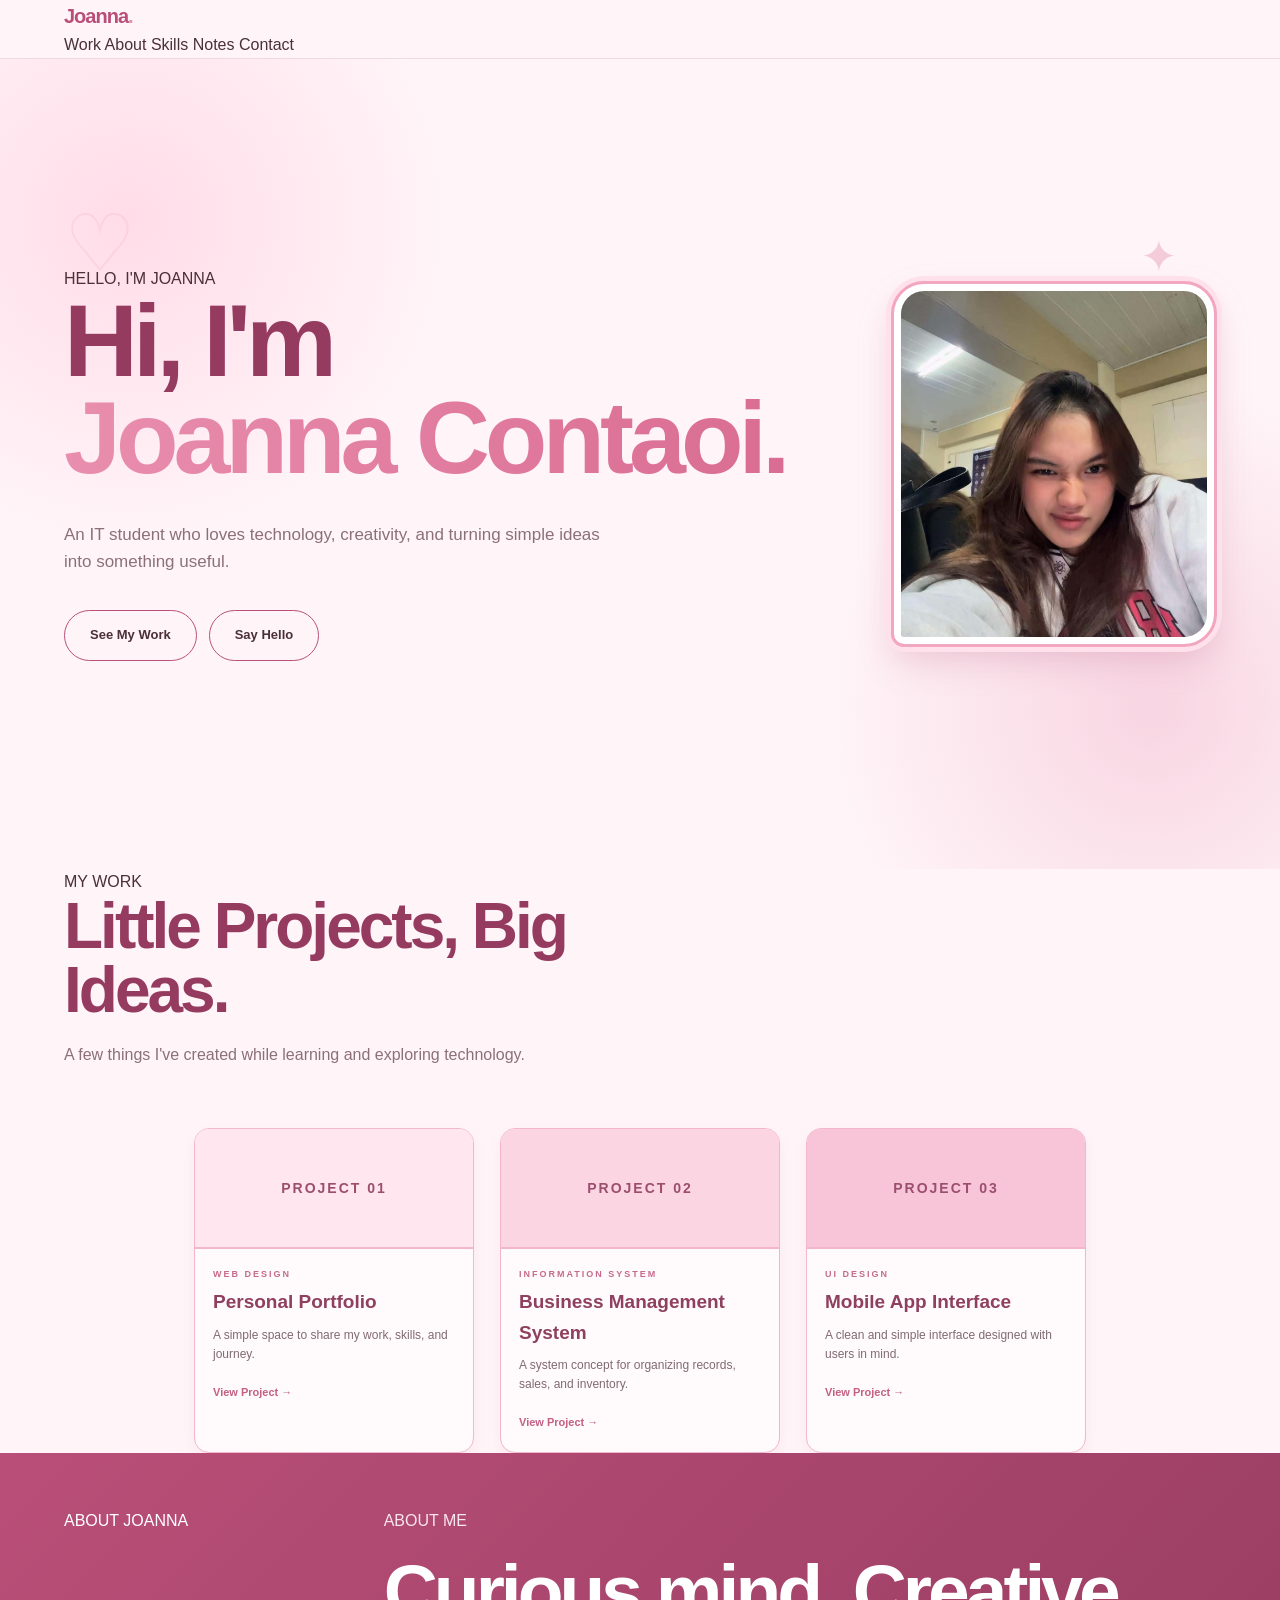
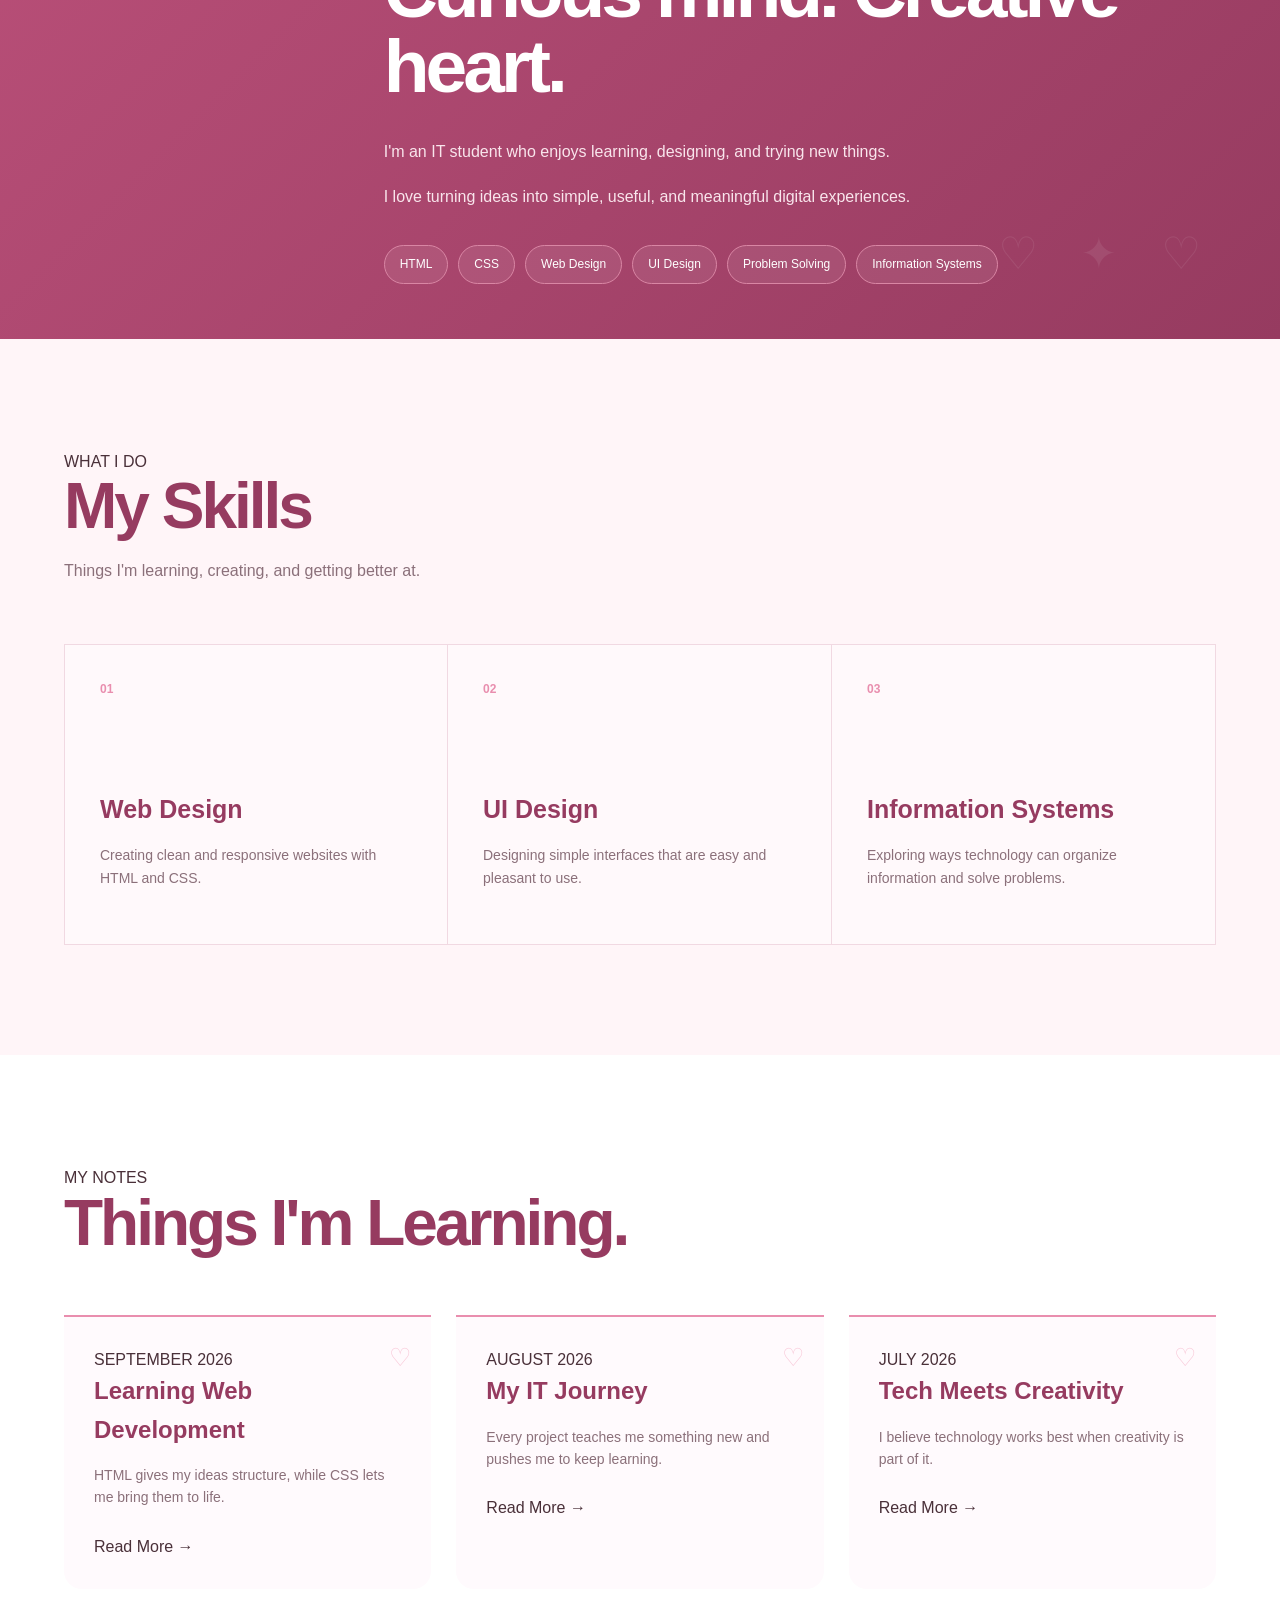
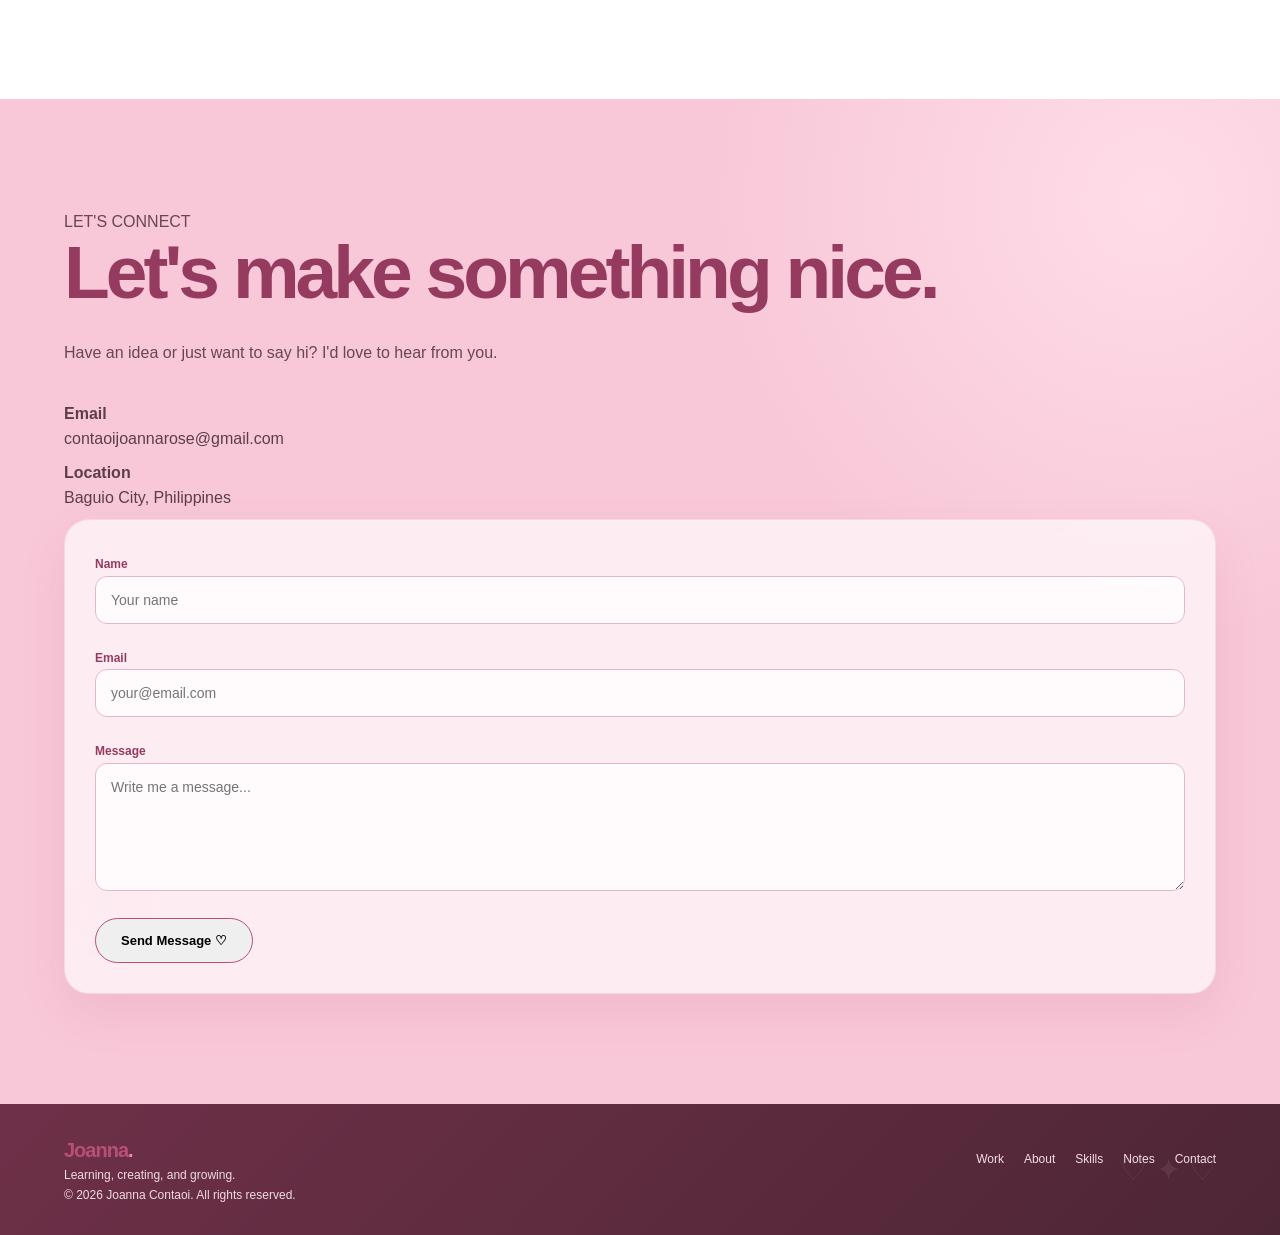
<file: index.html>
<!DOCTYPE html>
<html lang="en">

<head>
    <meta charset="UTF-8">
    <meta name="viewport" content="width=device-width, initial-scale=1.0">

    <title>Joanna Contaoi | Portfolio</title>

    <link rel="stylesheet" href="style.css">
</head>

<body>

    <!-- Header -->
    <header class="header">
        <div class="container nav">

            <a href="#" class="logo">
                Joanna<span>.</span>
            </a>

            <nav>
                <a href="#work">Work</a>
                <a href="#about">About</a>
                <a href="#services">Skills</a>
                <a href="#notes">Notes</a>
                <a href="#contact">Contact</a>
            </nav>

        </div>
    </header>


    <!-- Hero -->
    <section class="hero">

        <div class="container hero-content">

            <div class="hero-text">

                <p class="subtitle">
                    HELLO, I'M JOANNA
                </p>

                <h1>
                    Hi, I'm
                    <span>Joanna Contaoi.</span>
                </h1>

                <p class="hero-description">
                    An IT student who loves technology,
                    creativity, and turning simple ideas
                    into something useful.
                </p>

                <div class="hero-buttons">

                    <a href="#work" class="btn primary">
                        See My Work
                    </a>

                    <a href="#contact" class="btn secondary">
                        Say Hello
                    </a>

                </div>

            </div>


            <!-- Profile Photo -->
            <div class="hero-image">

                <div class="profile-placeholder">

                    <img
                        src="joanna.jpg"
                        alt="Photo of Joanna Contaoi"
                        class="profile-photo"
                    >

                </div>

            </div>

        </div>

    </section>


    <!-- Work -->
    <div class="container">

    <div class="section-heading">

        <p class="subtitle">
            MY WORK
        </p>

        <h2>
            Little Projects, Big Ideas.
        </h2>

        <p>
            A few things I've created while learning
            and exploring technology.
        </p>

    </div>


    <div class="work-grid">

        <!-- Project 01 -->
        <article class="work-card">

            <div class="work-image">
                PROJECT 01
            </div>

            <div class="work-content">

                <p class="category">
                    WEB DESIGN
                </p>

                <h3>
                    Personal Portfolio
                </h3>

                <p>
                    A simple space to share my work,
                    skills, and journey.
                </p>

                <a href="#">
                    View Project →
                </a>

            </div>

        </article>


        <!-- Project 02 -->
        <article class="work-card">

            <div class="work-image">
                PROJECT 02
            </div>

            <div class="work-content">

                <p class="category">
                    INFORMATION SYSTEM
                </p>

                <h3>
                    Business Management System
                </h3>

                <p>
                    A system concept for organizing
                    records, sales, and inventory.
                </p>

                <a href="#">
                    View Project →
                </a>

            </div>

        </article>


        <!-- Project 03 -->
        <article class="work-card">

            <div class="work-image">
                PROJECT 03
            </div>

            <div class="work-content">

                <p class="category">
                    UI DESIGN
                </p>

                <h3>
                    Mobile App Interface
                </h3>

                <p>
                    A clean and simple interface
                    designed with users in mind.
                </p>

                <a href="#">
                    View Project →
                </a>

            </div>

        </article>

    </div>

</div>

    <!-- About -->
    <section id="about" class="section about">

        <div class="container about-grid">

            <div class="about-image">

                <div class="about-placeholder">
                    ABOUT JOANNA
                </div>

            </div>


            <div class="about-content">

                <p class="subtitle">
                    ABOUT ME
                </p>

                <h2>
                    Curious mind. Creative heart.
                </h2>

                <p>
                    I'm an IT student who enjoys learning,
                    designing, and trying new things.
                </p>

                <p>
                    I love turning ideas into simple,
                    useful, and meaningful digital experiences.
                </p>

                <div class="skills">

                    <span>HTML</span>
                    <span>CSS</span>
                    <span>Web Design</span>
                    <span>UI Design</span>
                    <span>Problem Solving</span>
                    <span>Information Systems</span>

                </div>

            </div>

        </div>

    </section>


    <!-- Skills -->
    <section id="services" class="section services">

        <div class="container">

            <div class="section-heading">

                <p class="subtitle">
                    WHAT I DO
                </p>

                <h2>
                    My Skills
                </h2>

                <p>
                    Things I'm learning, creating,
                    and getting better at.
                </p>

            </div>


            <div class="services-grid">

                <div class="service-card">

                    <div class="service-number">
                        01
                    </div>

                    <h3>
                        Web Design
                    </h3>

                    <p>
                        Creating clean and responsive
                        websites with HTML and CSS.
                    </p>

                </div>


                <div class="service-card">

                    <div class="service-number">
                        02
                    </div>

                    <h3>
                        UI Design
                    </h3>

                    <p>
                        Designing simple interfaces
                        that are easy and pleasant to use.
                    </p>

                </div>


                <div class="service-card">

                    <div class="service-number">
                        03
                    </div>

                    <h3>
                        Information Systems
                    </h3>

                    <p>
                        Exploring ways technology can
                        organize information and solve problems.
                    </p>

                </div>

            </div>

        </div>

    </section>


    <!-- Notes -->
    <section id="notes" class="section notes">

        <div class="container">

            <div class="section-heading">

                <p class="subtitle">
                    MY NOTES
                </p>

                <h2>
                    Things I'm Learning.
                </h2>

            </div>


            <div class="notes-grid">

                <article class="note-card">

                    <p class="note-date">
                        SEPTEMBER 2026
                    </p>

                    <h3>
                        Learning Web Development
                    </h3>

                    <p>
                        HTML gives my ideas structure,
                        while CSS lets me bring them to life.
                    </p>

                    <a href="#">
                        Read More →
                    </a>

                </article>


                <article class="note-card">

                    <p class="note-date">
                        AUGUST 2026
                    </p>

                    <h3>
                        My IT Journey
                    </h3>

                    <p>
                        Every project teaches me something
                        new and pushes me to keep learning.
                    </p>

                    <a href="#">
                        Read More →
                    </a>

                </article>


                <article class="note-card">

                    <p class="note-date">
                        JULY 2026
                    </p>

                    <h3>
                        Tech Meets Creativity
                    </h3>

                    <p>
                        I believe technology works best
                        when creativity is part of it.
                    </p>

                    <a href="#">
                        Read More →
                    </a>

                </article>

            </div>

        </div>

    </section>


    <!-- Contact -->
    <section id="contact" class="section contact">

        <div class="container contact-container">

            <div class="contact-info">

                <p class="subtitle">
                    LET'S CONNECT
                </p>

                <h2>
                    Let's make something nice.
                </h2>

                <p>
                    Have an idea or just want to say hi?
                    I'd love to hear from you.
                </p>

                <div class="contact-details">

                    <p>
                        <strong>Email</strong><br>
                        contaoijoannarose@gmail.com
                    </p>

                    <p>
                        <strong>Location</strong><br>
                        Baguio City, Philippines
                    </p>

                </div>

            </div>


            <form class="contact-form">

                <div class="form-group">

                    <label for="name">
                        Name
                    </label>

                    <input
                        type="text"
                        id="name"
                        name="name"
                        placeholder="Your name"
                    >

                </div>


                <div class="form-group">

                    <label for="email">
                        Email
                    </label>

                    <input
                        type="email"
                        id="email"
                        name="email"
                        placeholder="your@email.com"
                    >

                </div>


                <div class="form-group">

                    <label for="message">
                        Message
                    </label>

                    <textarea
                        id="message"
                        name="message"
                        rows="6"
                        placeholder="Write me a message..."
                    ></textarea>

                </div>


                <button type="submit" class="btn primary">
                    Send Message ♡
                </button>

            </form>

        </div>

    </section>


    <!-- Footer -->
    <footer class="footer">

        <div class="container footer-content">

            <div>

                <a href="#" class="logo">
                    Joanna<span>.</span>
                </a>

                <p>
                    Learning, creating, and growing.
                </p>

            </div>


            <div class="footer-links">

                <a href="#work">Work</a>
                <a href="#about">About</a>
                <a href="#services">Skills</a>
                <a href="#notes">Notes</a>
                <a href="#contact">Contact</a>

            </div>

        </div>


        <div class="container copyright">

            <p>
                © 2026 Joanna Contaoi. All rights reserved.
            </p>

        </div>

    </footer>

</body>
</html>
</file>
<file: style.css>
/* =========================
   RESET
========================= */

* {
    margin: 0;
    padding: 0;
    box-sizing: border-box;
}

html {
    scroll-behavior: smooth;
}

body {
    font-family: Arial, Helvetica, sans-serif;
    background: #fff5f8;
    color: #4a3039;
    line-height: 1.6;
    overflow-x: hidden;
}

a {
    color: inherit;
    text-decoration: none;
}

img {
    max-width: 100%;
    display: block;
}


/* =========================
   VARIABLES
========================= */

:root {
    --black: #4a3039;
    --white: #ffffff;
    --gray: #8b707a;
    --light-gray: #f1d9e2;

    --background: #fff5f8;

    /* MAIN PINK */
    --accent: #f8c8d8;

    /* EXTRA PINK COLORS */
    --pink: #e98eae;
    --dark-pink: #b94f78;
    --deep-pink: #963b60;

    --soft-pink: #ffe5ee;
    --baby-pink: #fff0f5;
    --rose: #d96b91;

    --shadow: rgba(185, 79, 120, 0.15);

    --max-width: 1180px;
}


/* =========================
   GENERAL
========================= */

.container {
    width: min(90%, var(--max-width));
    margin: 0 auto;
}

.section {
    padding: 110px 0;
}

.small-title {
    font-size: 12px;
    font-weight: 700;
    letter-spacing: 3px;
    margin-bottom: 15px;
    color: var(--pink);
    text-transform: uppercase;
}


/* =========================
   ANIMATIONS
========================= */

@keyframes fadeUp {
    from {
        opacity: 0;
        transform: translateY(30px);
    }

    to {
        opacity: 1;
        transform: translateY(0);
    }
}

@keyframes float {
    0%,
    100% {
        transform: translateY(0);
    }

    50% {
        transform: translateY(-10px);
    }
}

@keyframes pulse {
    0%,
    100% {
        transform: scale(1);
    }

    50% {
        transform: scale(1.05);
    }
}

@keyframes sparkle {
    0%,
    100% {
        opacity: 0.3;
        transform: scale(0.8) rotate(0deg);
    }

    50% {
        opacity: 1;
        transform: scale(1.2) rotate(15deg);
    }
}

@keyframes gradientMove {
    0% {
        background-position: 0% 50%;
    }

    50% {
        background-position: 100% 50%;
    }

    100% {
        background-position: 0% 50%;
    }
}


/* =========================
   HEADER
========================= */

.header {
    position: sticky;
    top: 0;
    z-index: 100;
    background: rgba(255, 245, 248, 0.92);
    backdrop-filter: blur(12px);
    border-bottom: 1px solid var(--light-gray);
}

.nav-container {
    min-height: 75px;
    display: flex;
    align-items: center;
    justify-content: space-between;
}

.logo {
    font-size: 20px;
    font-weight: 900;
    letter-spacing: -1px;
    color: var(--dark-pink);
    transition: 0.3s ease;
}

.logo span {
    color: var(--pink);
}

.logo:hover {
    transform: scale(1.05);
}

.navigation {
    display: flex;
    gap: 30px;
}

.navigation a {
    position: relative;
    font-size: 13px;
    font-weight: 600;
    color: #684653;
    transition: 0.3s ease;
}

.navigation a::after {
    content: "";
    position: absolute;
    left: 50%;
    bottom: -7px;
    width: 0;
    height: 2px;
    background: var(--pink);
    border-radius: 10px;
    transform: translateX(-50%);
    transition: width 0.3s ease;
}

.navigation a:hover {
    color: var(--pink);
}

.navigation a:hover::after {
    width: 100%;
}


/* =========================
   HERO
========================= */

.hero {
    min-height: 90vh;
    display: flex;
    align-items: center;
    position: relative;
    overflow: hidden;

    background:
        radial-gradient(circle at 10% 20%, #ffdce8 0%, transparent 25%),
        radial-gradient(circle at 90% 80%, #f8d5e2 0%, transparent 25%),
        var(--background);
}

/* Decorative background circles */

.hero::before {
    content: "♡";
    position: absolute;
    top: 15%;
    left: 5%;
    font-size: 80px;
    color: rgba(233, 142, 174, 0.15);
    animation: float 4s ease-in-out infinite;
}

.hero::after {
    content: "✦";
    position: absolute;
    right: 8%;
    top: 20%;
    font-size: 45px;
    color: rgba(217, 107, 145, 0.3);
    animation: sparkle 3s ease-in-out infinite;
}

.hero-content {
    display: grid;
    grid-template-columns: 1.4fr 0.6fr;
    gap: 80px;
    align-items: center;
}

.hero-text {
    animation: fadeUp 0.8s ease forwards;
}

.hero-text h1 {
    max-width: 800px;
    font-size: clamp(55px, 8vw, 110px);
    line-height: 0.95;
    letter-spacing: -5px;
    margin-bottom: 35px;
    color: var(--deep-pink);
}

.hero-text h1 span {
    display: block;

    background: linear-gradient(
        90deg,
        var(--pink),
        var(--rose),
        var(--dark-pink),
        var(--pink)
    );

    background-size: 300% 300%;
    -webkit-background-clip: text;
    background-clip: text;
    color: transparent;

    animation: gradientMove 5s ease infinite;
}

.hero-description {
    max-width: 540px;
    color: var(--gray);
    font-size: 17px;
    margin-bottom: 35px;
}

.hero-buttons {
    display: flex;
    gap: 12px;
    flex-wrap: wrap;
}

.btn {
    display: inline-block;
    padding: 14px 25px;
    border: 1px solid var(--dark-pink);
    border-radius: 30px;
    font-size: 13px;
    font-weight: 700;
    transition: 0.3s ease;
}

.btn:hover {
    transform: translateY(-4px);
    box-shadow: 0 10px 25px var(--shadow);
}

.primary-btn {
    background: var(--dark-pink);
    color: var(--white);
}

.primary-btn:hover {
    background: var(--pink);
    border-color: var(--pink);
}

.secondary-btn {
    color: var(--dark-pink);
    background: rgba(255, 255, 255, 0.5);
}

.secondary-btn:hover {
    background: var(--soft-pink);
    color: var(--dark-pink);
}


/* =========================
   HERO CARD
========================= */

.hero-card {
    min-height: 430px;
    position: relative;

    background:
        linear-gradient(
            145deg,
            #c85b82,
            #b94f78,
            #963b60
        );

    background-size: 200% 200%;
    animation: gradientMove 7s ease infinite;

    color: var(--white);
    display: flex;
    flex-direction: column;
    justify-content: space-between;
    align-items: center;

    padding: 35px;

    border-radius: 35px 35px 35px 10px;

    box-shadow:
        0 20px 50px rgba(150, 59, 96, 0.25);

    animation:
        fadeUp 1s ease forwards,
        float 5s ease-in-out 1s infinite;
}

.hero-card::before {
    content: "♡";
    position: absolute;
    top: 15px;
    right: 25px;
    font-size: 35px;
    color: rgba(255, 255, 255, 0.25);
}

.hero-card::after {
    content: "✦";
    position: absolute;
    bottom: 20px;
    left: 25px;
    font-size: 25px;
    color: rgba(255, 255, 255, 0.25);
}


/* =========================
   PROFILE PHOTO
========================= */

.profile-photo {
    width: 100%;
    max-width: 320px;
    height: 360px;
    object-fit: cover;

    /* Pink decorative border */
    border: 7px solid #ffffff;
    outline: 3px solid #f3a6bf;

    border-radius: 30px 30px 30px 10px;

    /* Cute pink shadow */
    box-shadow:
        0 0 0 8px #ffe1eb,
        0 15px 35px rgba(185, 79, 120, 0.25);

    transition: 0.4s ease;
}

.profile-photo:hover {
    transform: scale(1.03) rotate(1deg);

    box-shadow:
        0 0 0 10px #ffd3e1,
        0 20px 45px rgba(185, 79, 120, 0.3);
}

.hero-card p {
    align-self: flex-start;
    font-size: 12px;
    letter-spacing: 3px;
    font-weight: 700;
    color: #ffe5ee;
}


/* =========================
   SECTION HEADING
========================= */

.section-heading {
    max-width: 650px;
    margin-bottom: 60px;
}

.section-heading h2 {
    font-size: clamp(40px, 5vw, 65px);
    line-height: 1;
    letter-spacing: -3px;
    margin-bottom: 20px;
    color: var(--deep-pink);
}

.section-heading > p:last-child {
    color: var(--gray);
}


/* =========================
   MY WORK - PROJECT CARDS
========================= */

.work-card {
    background: #fffafb;
    border: 1px solid #f3b6ca;
    border-radius: 20px;
    overflow: hidden;

    box-shadow: 0 8px 20px rgba(190, 91, 126, 0.08);

    transition: all 0.35s ease;
}

.work-card:hover {
    transform: translateY(-8px);
    border-color: #d9789d;

    box-shadow:
        0 15px 35px rgba(190, 91, 126, 0.18);
}


/* Project image */

.work-image {
    height: 220px;
    display: flex;
    align-items: center;
    justify-content: center;

    background: #ffe4ed;
    color: #9c4f6d;

    font-size: 13px;
    font-weight: 700;
    letter-spacing: 2px;

    border-bottom: 2px solid #f3b6ca;
}


/* Different pink shades */

.work-card:nth-child(1) .work-image {
    background: #ffe6ef;
}

.work-card:nth-child(2) .work-image {
    background: #fbd5e2;
}

.work-card:nth-child(3) .work-image {
    background: #f7c5d7;
}


/* Project content */

.work-content {
    padding: 28px;
}

.work-content .category {
    color: #c66b8d;
    font-size: 11px;
    font-weight: 700;
    letter-spacing: 2px;
    margin-bottom: 10px;
}

.work-content h3 {
    color: #8f405f;
    font-size: 24px;
    margin-bottom: 12px;
}

.work-content p {
    color: #806b72;
    font-size: 14px;
    margin-bottom: 20px;
}

.work-content a {
    color: #c45f84;
    font-weight: 700;
    font-size: 13px;
}

.work-content a:hover {
    color: #8f405f;
}

/* =========================
   ABOUT
========================= */

.about {
    position: relative;
    overflow: hidden;

    background:
        linear-gradient(
            135deg,
            #b94f78,
            #963b60
        );

    color: var(--white);
}

.about::after {
    content: "♡  ✦  ♡";
    position: absolute;
    right: 5%;
    bottom: 10%;
    font-size: 45px;
    letter-spacing: 15px;
    color: rgba(255, 255, 255, 0.08);
    animation: float 5s ease-in-out infinite;
}

.about-grid {
    display: grid;
    grid-template-columns: 0.3fr 1fr;
    gap: 70px;
}

.about-number span {
    font-size: 13px;
    letter-spacing: 3px;
    color: #f8c8d8;
}

.about-content {
    max-width: 800px;
}

.about-content h2 {
    font-size: clamp(40px, 6vw, 75px);
    line-height: 1;
    letter-spacing: -4px;
    margin-bottom: 35px;
}

.about-content h2 span {
    color: #f8c8d8;
}

.about-content > p {
    color: #f9e5ec;
    max-width: 650px;
    margin-bottom: 20px;
}

.skills {
    display: flex;
    flex-wrap: wrap;
    gap: 10px;
    margin-top: 35px;
}

.skills span {
    border: 1px solid #d986a4;
    background: rgba(255, 255, 255, 0.08);
    padding: 9px 15px;
    font-size: 12px;
    border-radius: 20px;
    transition: 0.3s ease;
}

.skills span:hover {
    background: #f8c8d8;
    color: var(--deep-pink);
    transform: translateY(-3px);
}


/* =========================
   SERVICES
========================= */

.services {
    background: var(--background);
}

.services-grid {
    display: grid;
    grid-template-columns: repeat(3, 1fr);
    border-top: 1px solid var(--light-gray);
}

.service-card {
    min-height: 300px;
    padding: 35px;
    border-right: 1px solid var(--light-gray);
    border-bottom: 1px solid var(--light-gray);
    background: #fff9fb;
    transition: 0.4s ease;
}

.service-card:first-child {
    border-left: 1px solid var(--light-gray);
}

.service-card:hover {
    background: #ffe5ee;
    transform: translateY(-5px);
}

.service-number {
    font-size: 12px;
    font-weight: 700;
    display: block;
    margin-bottom: 90px;
    color: var(--pink);
}

.service-card h3 {
    font-size: 25px;
    margin-bottom: 15px;
    color: var(--deep-pink);
}

.service-card p {
    color: var(--gray);
    font-size: 14px;
}


/* =========================
   NOTES
========================= */

.notes {
    background: #ffffff;
}

.notes-grid {
    display: grid;
    grid-template-columns: repeat(3, 1fr);
    gap: 25px;
}

.note-card {
    position: relative;
    padding: 30px;
    border-top: 2px solid var(--pink);
    background: #fffafd;
    border-radius: 0 0 18px 18px;
    transition: 0.3s ease;
}

.note-card::after {
    content: "♡";
    position: absolute;
    right: 20px;
    top: 20px;
    color: var(--accent);
    font-size: 25px;
}

.note-card:hover {
    transform: translateY(-7px);
    box-shadow: 0 15px 35px rgba(185, 79, 120, 0.1);
}

.note-card h3 {
    font-size: 24px;
    margin-bottom: 15px;
    color: var(--deep-pink);
}

.note-card > p:not(.note-date) {
    color: var(--gray);
    font-size: 14px;
    margin-bottom: 25px;
}


/* =========================
   CONTACT
========================= */

.contact {
    position: relative;
    overflow: hidden;

    background:
        radial-gradient(
            circle at 90% 10%,
            #ffdce8,
            transparent 30%
        ),
        var(--accent);
}

.contact::before {
    content: "♡";
    position: absolute;
    left: 5%;
    bottom: 10%;
    font-size: 100px;
    color: rgba(185, 79, 120, 0.08);
    animation: float 4s ease-in-out infinite;
}

.contact-grid {
    display: grid;
    grid-template-columns: 1fr 1fr;
    gap: 100px;
}

.contact-info h2 {
    font-size: clamp(45px, 6vw, 75px);
    line-height: 1;
    letter-spacing: -4px;
    margin-bottom: 30px;
    color: var(--deep-pink);
}

.contact-info h2 span {
    display: block;
    color: var(--pink);
}

.contact-info > p {
    max-width: 500px;
    color: #684653;
}

.contact-details {
    margin-top: 35px;
}

.contact-details p {
    margin-bottom: 8px;
    color: #5c3e49;
}

.contact-form {
    display: flex;
    flex-direction: column;

    background: rgba(255, 255, 255, 0.65);

    padding: 30px;

    border-radius: 25px;

    border: 1px solid rgba(185, 79, 120, 0.12);

    box-shadow:
        0 20px 45px rgba(185, 79, 120, 0.12);

    backdrop-filter: blur(10px);
}

.contact-form label {
    font-size: 12px;
    font-weight: 700;
    margin-bottom: 7px;
    color: var(--deep-pink);
}

.contact-form input,
.contact-form textarea {
    width: 100%;
    padding: 15px;
    margin-bottom: 20px;

    border: 1px solid #e2b8c8;

    background: rgba(255, 255, 255, 0.8);

    font-family: inherit;
    font-size: 14px;

    outline: none;

    border-radius: 12px;

    transition: 0.3s ease;
}

.contact-form input:focus,
.contact-form textarea:focus {
    background: var(--white);
    border-color: var(--pink);

    box-shadow:
        0 0 0 4px rgba(233, 142, 174, 0.12);
}

.contact-form textarea {
    resize: vertical;
}

.contact-form button {
    cursor: pointer;
    width: fit-content;
}


/* =========================
   FOOTER
========================= */

.footer {
    position: relative;
    overflow: hidden;

    background:
        linear-gradient(
            135deg,
            #6e3048,
            #4d2635
        );

    color: var(--white);
    padding: 30px 0;
}

.footer::after {
    content: "♡  ✦  ♡";
    position: absolute;
    right: 5%;
    top: 50%;
    transform: translateY(-50%);
    color: rgba(255, 255, 255, 0.08);
    font-size: 30px;
}

.footer-content {
    display: flex;
    justify-content: space-between;
    align-items: center;
    gap: 20px;
}

.footer p {
    font-size: 12px;
    color: #f0dce4;
}

.footer-links {
    display: flex;
    gap: 20px;
}

.footer-links a {
    font-size: 12px;
    color: #f5dce5;
    transition: 0.3s ease;
}

.footer-links a:hover {
    color: #ffffff;
    transform: translateY(-2px);
}


/* =========================
   RESPONSIVE
========================= */

@media (max-width: 900px) {

    .navigation {
        gap: 15px;
    }

    .hero-content {
        grid-template-columns: 1fr;
    }

    .hero-card {
        min-height: 300px;
        max-width: 500px;
        margin: 0 auto;
        width: 100%;
    }

    .work-grid,
    .services-grid,
    .notes-grid {
        grid-template-columns: 1fr 1fr;
    }

    .about-grid {
        grid-template-columns: 1fr;
        gap: 30px;
    }

    .contact-grid {
        grid-template-columns: 1fr;
        gap: 50px;
    }
}


@media (max-width: 650px) {

    .section {
        padding: 75px 0;
    }

    .navigation {
        display: none;
    }

    .hero {
        min-height: auto;
        padding: 100px 0;
    }

    .hero-text h1 {
        letter-spacing: -3px;
    }

    .hero-description {
        font-size: 15px;
    }

    .hero-card {
        border-radius: 25px;
        padding: 25px;
    }

    .profile-photo {
        height: 320px;
    }

    .work-grid,
    .services-grid,
    .notes-grid {
        grid-template-columns: 1fr;
    }

    .service-card {
        border-left: 1px solid var(--light-gray);
    }

    .service-number {
        margin-bottom: 50px;
    }

    .contact-info h2 {
        letter-spacing: -2px;
    }

    .contact-form {
        padding: 22px;
    }

    .footer-content {
        flex-direction: column;
        align-items: flex-start;
    }

    .footer::after {
        display: none;
    }
}


/* =========================
   REDUCED MOTION
========================= */

@media (prefers-reduced-motion: reduce) {

    *,
    *::before,
    *::after {
        animation-duration: 0.01ms !important;
        animation-iteration-count: 1 !important;
        scroll-behavior: auto !important;
        transition-duration: 0.01ms !important;
    }
}
/* =========================
   SMALL PROJECT CARDS
========================= */

.work-grid {
    display: grid;
    grid-template-columns: repeat(3, 1fr);
    gap: 18px;

    max-width: 900px;
    margin: 0 auto;
}

.work-card {
    width: 100%;
    max-width: 280px;
    margin: 0 auto;

    border: 1px solid #f3b6ca;
    border-radius: 15px;

    overflow: hidden;

    box-shadow:
        0 6px 15px rgba(190, 91, 126, 0.08);

    transition:
        transform 0.4s ease,
        box-shadow 0.4s ease;
}

.work-card:hover {
    transform: translateY(-8px) scale(1.02);

    box-shadow:
        0 15px 25px rgba(190, 91, 126, 0.15);
}


/* Smaller project area */

.work-image {
    height: 130px;

    font-size: 15px;
    letter-spacing: 2px;

    position: relative;
}


/* Smaller hearts */

.work-image::before {
    font-size: 18px;
    letter-spacing: 6px;
}


/* Smaller ribbon */

.work-card::before {
    width: 32px;
    height: 32px;

    top: 12px;
    right: 12px;

    font-size: 13px;
}

.work-card::after {
    top: 36px;
    right: 5px;

    width: 11px;
    height: 11px;
}
@media (max-width: 650px) {

    .work-grid {
        grid-template-columns: 1fr;
        max-width: 300px;
    }

    .work-card {
        max-width: 280px;
    }
}
/* =========================
   SMALL PROJECT CARDS
========================= */

.work-grid {
    display: grid;
    grid-template-columns: repeat(3, 1fr);
    gap: 18px;
    max-width: 900px;
    margin: 0 auto;
}

.work-card {
    max-width: 280px;
    margin: 0 auto;
    border: 1px solid #f3b6ca;
    border-radius: 15px;
}

.work-image {
    height: 120px;
    font-size: 14px;
}

.work-content {
    padding: 18px;
}

.work-content .category {
    font-size: 9px;
    margin-bottom: 6px;
}

.work-content h3 {
    font-size: 19px;
    margin-bottom: 8px;
}

.work-content p {
    font-size: 12px;
    margin-bottom: 14px;
}

.work-content a {
    font-size: 11px;
}

/* Mobile */

@media (max-width: 650px) {

    .work-grid {
        grid-template-columns: 1fr;
        max-width: 300px;
    }

    .work-card {
        max-width: 280px;
    }
}
/* Extra space between Work and About */

.work {
    padding-bottom: 150px;
}

.about {
    padding-top: 150px;
}
/* Make the dark-pink About section more compact */

.about {
    padding-top: 55px;
    padding-bottom: 55px;
}
/* Space between Work and About */

/* Space between WORK and ABOUT */

.work {
    padding-bottom: 150px;
}

.about {
    .about {
    border-top: 30px solid #ffffff;
}
/* =================================
   PROJECT HEARTS + RIBBON ANIMATION
================================= */

.work {
    position: relative;
    overflow: hidden;
}

/* Floating hearts */

.work::before {
    content: "♡  ♥  ♡";

    position: absolute;
    top: 40px;
    right: 40px;

    color: rgba(217, 107, 145, 0.35);
    font-size: 35px;
    letter-spacing: 12px;

    animation: floatingHearts 3s ease-in-out infinite;

    z-index: 1;
}

@keyframes floatingHearts {
    0%, 100% {
        transform: translateY(0) rotate(-5deg);
    }

    50% {
        transform: translateY(-15px) rotate(5deg);
    }
}


/* =================================
   PROJECT CARDS
================================= */

.work-card {
    position: relative;

    animation: projectSlide 0.8s ease-out both;

    transition:
        transform 0.4s ease,
        box-shadow 0.4s ease;
}

.work-card:nth-child(1) {
    animation-delay: 0.2s;
}

.work-card:nth-child(2) {
    animation-delay: 0.4s;
}

.work-card:nth-child(3) {
    animation-delay: 0.6s;
}

@keyframes projectSlide {
    from {
        opacity: 0;
        transform: translateY(60px);
    }

    to {
        opacity: 1;
        transform: translateY(0);
    }
}


/* Project hover */

.work-card:hover {
    transform: translateY(-12px);

    box-shadow:
        0 20px 40px rgba(185, 79, 120, 0.22);
}


/* =================================
   HEART BADGE
================================= */

.work-card::before {
    content: "♥";

    position: absolute;

    top: 12px;
    right: 12px;

    width: 35px;
    height: 35px;

    display: flex;
    align-items: center;
    justify-content: center;

    background: #d96b91;
    color: white;

    border-radius: 50%;

    font-size: 16px;

    z-index: 10;

    animation: heartPulse 1.8s ease-in-out infinite;
}

@keyframes heartPulse {
    0%, 100% {
        transform: scale(1);
    }

    50% {
        transform: scale(1.15);
    }
}


/* =================================
   RIBBON
================================= */

.work-card::after {
    content: "";

    position: absolute;

    top: 43px;
    right: 18px;

    width: 16px;
    height: 28px;

    background: #b94f78;

    clip-path: polygon(
        0 0,
        100% 0,
        100% 100%,
        50% 75%,
        0 100%
    );

    z-index: 9;

    animation: ribbonMove 2s ease-in-out infinite;
}

@keyframes ribbonMove {
    0%, 100% {
        transform: rotate(0deg);
    }

    50% {
        transform: rotate(8deg);
    }
}


/* =================================
   IMAGE SHINE
================================= */

.work-image {
    position: relative;
    overflow: hidden;
}

.work-image::after {
    content: "";

    position: absolute;

    top: 0;
    left: -100%;

    width: 50%;
    height: 100%;

    background: rgba(255, 255, 255, 0.4);

    transform: skewX(-20deg);

    transition: 0.7s;
}

.work-card:hover .work-image::after {
    left: 130%;
}


/* =================================
   MOBILE
================================= */

@media (max-width: 650px) {

    .work::before {
        font-size: 25px;
        right: 15px;
        top: 20px;
    }

    .work-card::before {
        width: 30px;
        height: 30px;
        font-size: 14px;
    }

    .work-card::after {
        top: 38px;
        right: 15px;
    }
}
</file>
